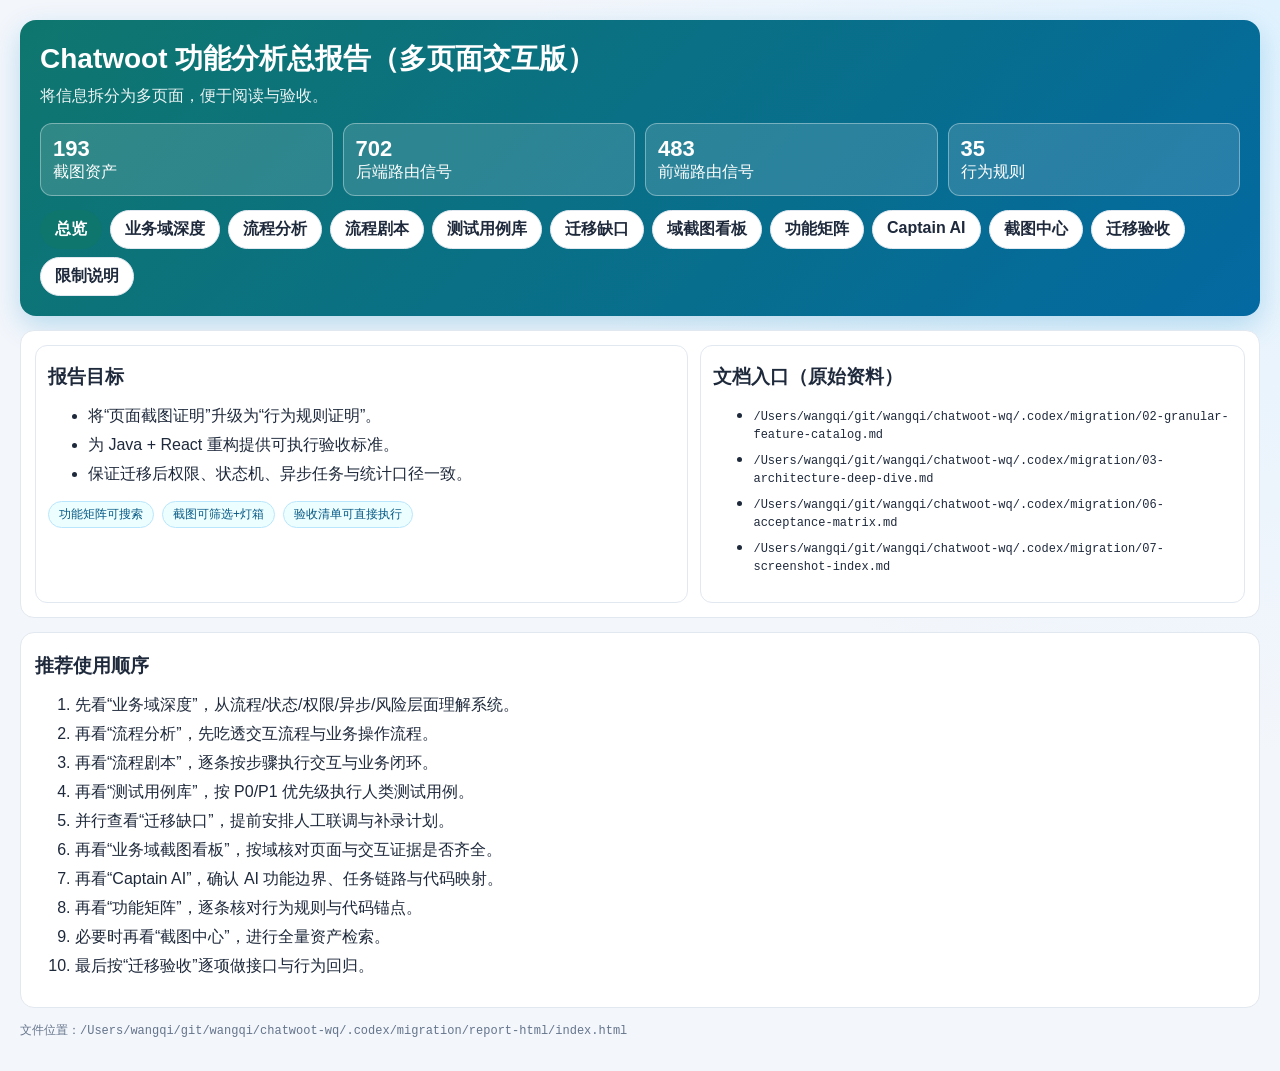
<file: .codex/migration/report-html/index.html>
<!doctype html>
<html lang="zh-CN">
<head>
  <meta charset="utf-8" />
  <meta name="viewport" content="width=device-width, initial-scale=1" />
  <title>功能分析总览</title>
  <link rel="stylesheet" href="styles.css" />
</head>
<body>
  <div class="container">
    <div id="hero"></div>
    <section class="panel">
      <div class="grid2">
        <div class="box">
          <h3>报告目标</h3>
          <ul class="tight">
            <li>将“页面截图证明”升级为“行为规则证明”。</li>
            <li>为 Java + React 重构提供可执行验收标准。</li>
            <li>保证迁移后权限、状态机、异步任务与统计口径一致。</li>
          </ul>
          <div class="chips">
            <span class="chip">功能矩阵可搜索</span>
            <span class="chip">截图可筛选+灯箱</span>
            <span class="chip">验收清单可直接执行</span>
          </div>
        </div>
        <div class="box">
          <h3>文档入口（原始资料）</h3>
          <ul class="tight">
            <li><code>/Users/wangqi/git/wangqi/chatwoot-wq/.codex/migration/02-granular-feature-catalog.md</code></li>
            <li><code>/Users/wangqi/git/wangqi/chatwoot-wq/.codex/migration/03-architecture-deep-dive.md</code></li>
            <li><code>/Users/wangqi/git/wangqi/chatwoot-wq/.codex/migration/06-acceptance-matrix.md</code></li>
            <li><code>/Users/wangqi/git/wangqi/chatwoot-wq/.codex/migration/07-screenshot-index.md</code></li>
          </ul>
        </div>
      </div>
    </section>
    <section class="panel">
      <h3>推荐使用顺序</h3>
      <ol class="tight">
        <li>先看“业务域深度”，从流程/状态/权限/异步/风险层面理解系统。</li>
        <li>再看“流程分析”，先吃透交互流程与业务操作流程。</li>
        <li>再看“流程剧本”，逐条按步骤执行交互与业务闭环。</li>
        <li>再看“测试用例库”，按 P0/P1 优先级执行人类测试用例。</li>
        <li>并行查看“迁移缺口”，提前安排人工联调与补录计划。</li>
        <li>再看“业务域截图看板”，按域核对页面与交互证据是否齐全。</li>
        <li>再看“Captain AI”，确认 AI 功能边界、任务链路与代码映射。</li>
        <li>再看“功能矩阵”，逐条核对行为规则与代码锚点。</li>
        <li>必要时再看“截图中心”，进行全量资产检索。</li>
        <li>最后按“迁移验收”逐项做接口与行为回归。</li>
      </ol>
    </section>
    <p class="footer">文件位置：<code>/Users/wangqi/git/wangqi/chatwoot-wq/.codex/migration/report-html/index.html</code></p>
  </div>
  <script src="data.js"></script>
  <script src="app.js"></script>
  <script>document.getElementById('hero').innerHTML = hero('index.html', '将信息拆分为多页面，便于阅读与验收。');</script>
</body>
</html>
</file>
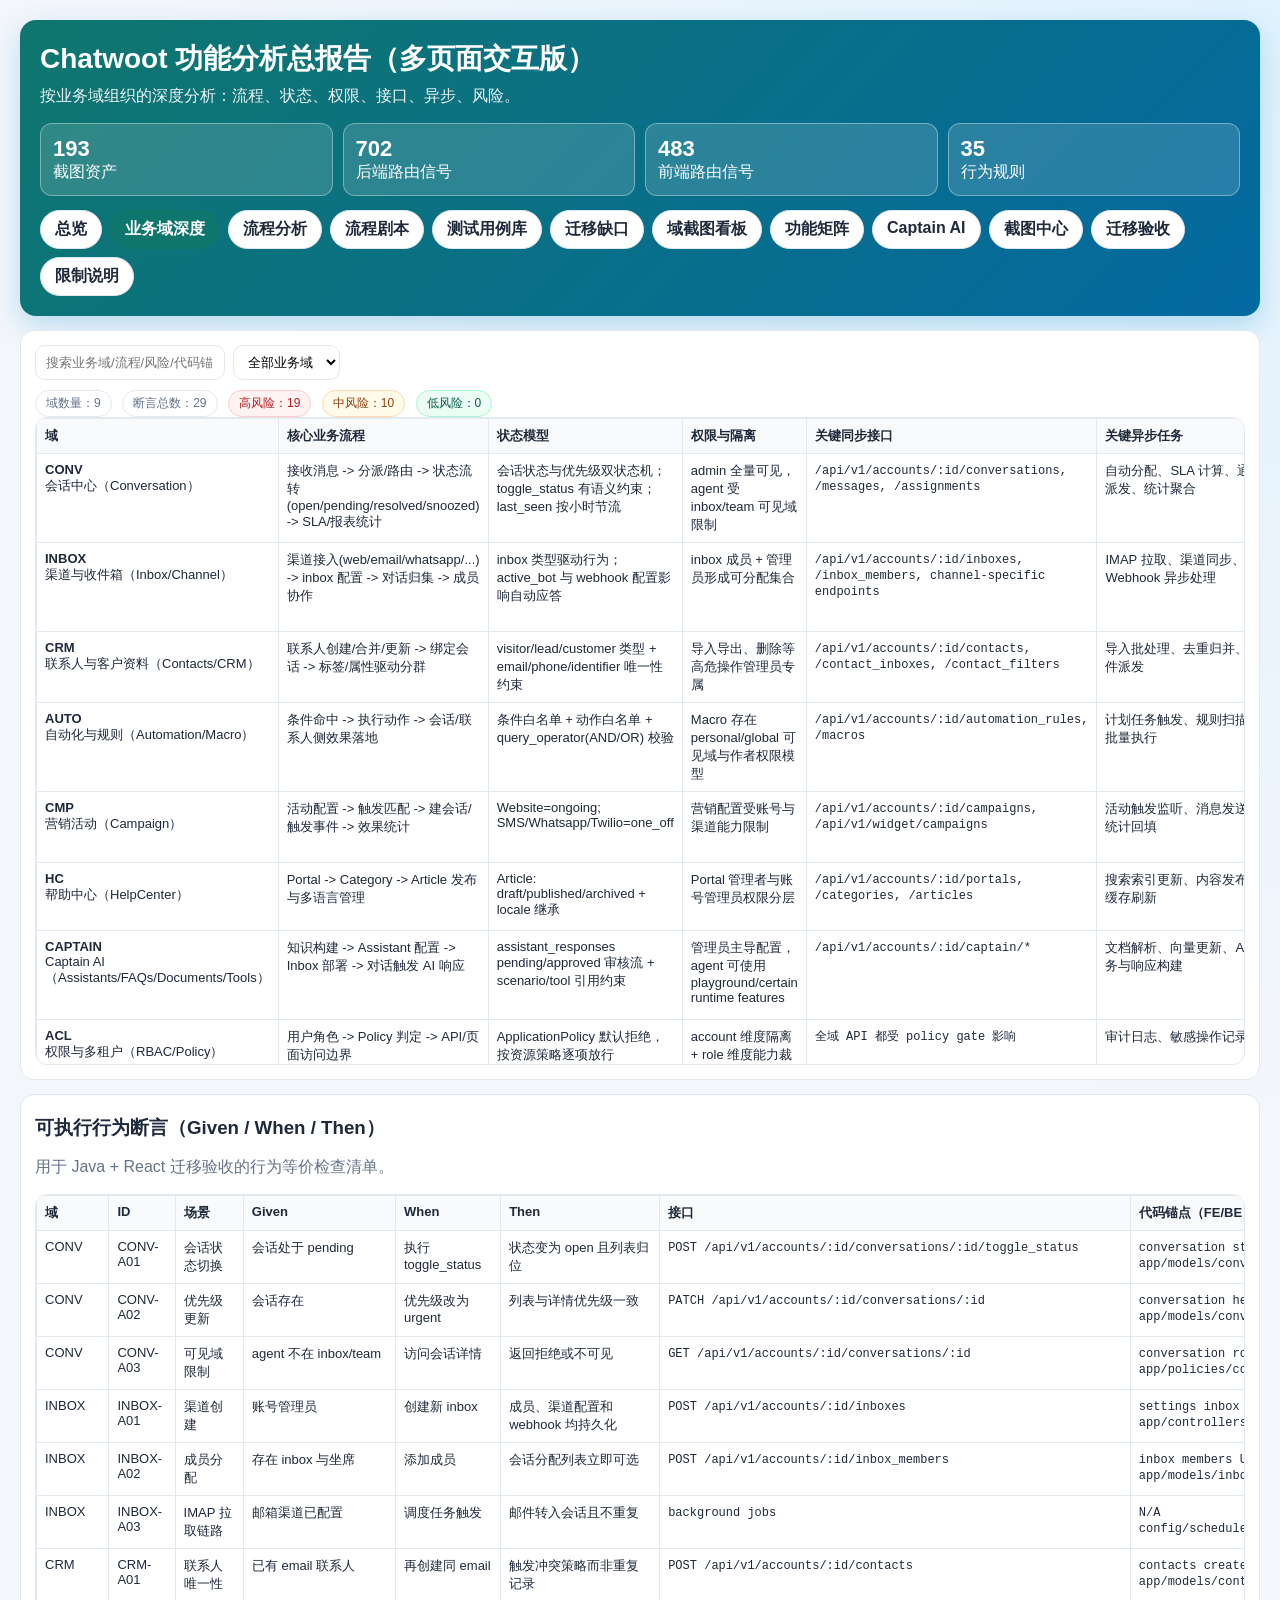
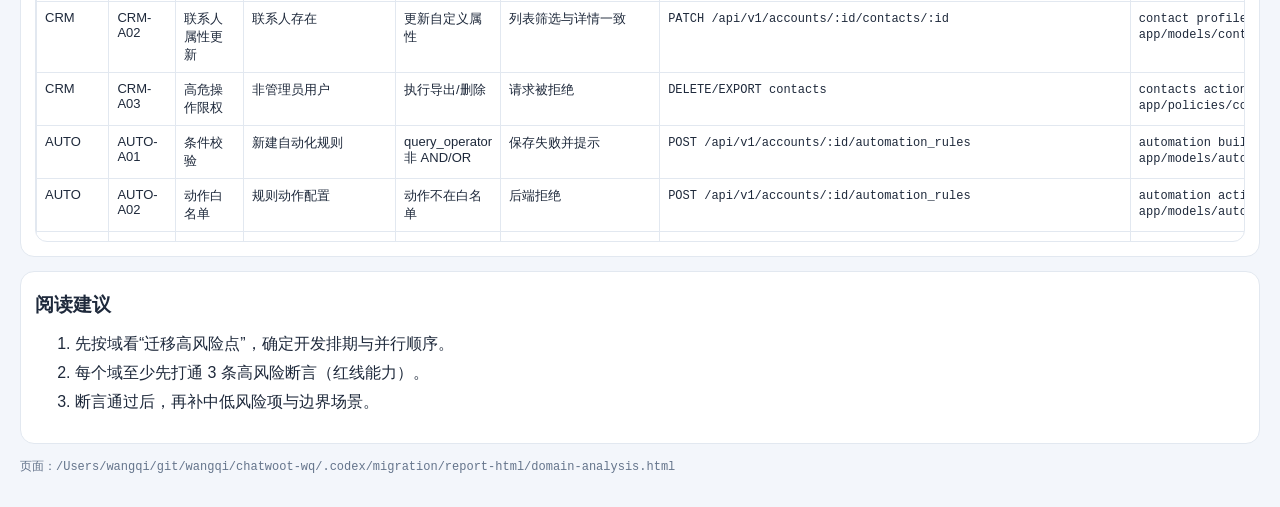
<file: .codex/migration/report-html/domain-analysis.html>
<!doctype html>
<html lang="zh-CN">
<head>
  <meta charset="utf-8" />
  <meta name="viewport" content="width=device-width, initial-scale=1" />
  <title>业务域深度分析</title>
  <link rel="stylesheet" href="styles.css" />
</head>
<body>
  <div class="container">
    <div id="hero"></div>
    <section class="panel">
      <div class="controls">
        <input id="q" placeholder="搜索业务域/流程/风险/代码锚点..." />
        <select id="domain">
          <option value="all">全部业务域</option>
          <option value="CONV">CONV</option>
          <option value="INBOX">INBOX</option>
          <option value="CRM">CRM</option>
          <option value="AUTO">AUTO</option>
          <option value="CMP">CMP</option>
          <option value="HC">HC</option>
          <option value="CAPTAIN">CAPTAIN</option>
          <option value="ACL">ACL</option>
          <option value="ASYNC">ASYNC</option>
        </select>
      </div>
      <div id="kpis" class="muted"></div>
      <div class="table-wrap">
        <table>
          <thead>
            <tr>
              <th>域</th>
              <th>核心业务流程</th>
              <th>状态模型</th>
              <th>权限与隔离</th>
              <th>关键同步接口</th>
              <th>关键异步任务</th>
              <th>迁移高风险点</th>
              <th>核心代码锚点</th>
            </tr>
          </thead>
          <tbody id="tb"></tbody>
        </table>
      </div>
    </section>
    <section class="panel">
      <h3>可执行行为断言（Given / When / Then）</h3>
      <p class="muted">用于 Java + React 迁移验收的行为等价检查清单。</p>
      <div class="table-wrap">
        <table>
          <thead>
            <tr>
              <th>域</th>
              <th>ID</th>
              <th>场景</th>
              <th>Given</th>
              <th>When</th>
              <th>Then</th>
              <th>接口</th>
              <th>代码锚点（FE/BE）</th>
              <th>风险</th>
            </tr>
          </thead>
          <tbody id="ab"></tbody>
        </table>
      </div>
    </section>
    <section class="panel">
      <h3>阅读建议</h3>
      <ol class="tight">
        <li>先按域看“迁移高风险点”，确定开发排期与并行顺序。</li>
        <li>每个域至少先打通 3 条高风险断言（红线能力）。</li>
        <li>断言通过后，再补中低风险项与边界场景。</li>
      </ol>
    </section>
    <p class="footer">页面：<code>/Users/wangqi/git/wangqi/chatwoot-wq/.codex/migration/report-html/domain-analysis.html</code></p>
  </div>
  <script src="data.js"></script>
  <script src="app.js"></script>
  <script>
    document.getElementById('hero').innerHTML = hero('domain-analysis.html', '按业务域组织的深度分析：流程、状态、权限、接口、异步、风险。');
    const q = document.getElementById('q');
    const domain = document.getElementById('domain');
    const kpis = document.getElementById('kpis');
    const tb = document.getElementById('tb');
    const ab = document.getElementById('ab');
    function sevClass(v) {
      if (v === 'high') return 'sev-high';
      if (v === 'mid') return 'sev-mid';
      return 'sev-low';
    }
    function render() {
      const s = q.value.trim().toLowerCase();
      const d = domain.value;
      const rows = (window.DOMAIN_DEEP_ANALYSIS || [])
        .filter(x => d === 'all' || x.d === d)
        .filter(x => JSON.stringify(x).toLowerCase().includes(s));
      tb.innerHTML = rows.map(x => `<tr>
        <td><b>${x.d}</b><br/>${x.name}</td>
        <td>${x.coreFlow}</td>
        <td>${x.stateModel}</td>
        <td>${x.authz}</td>
        <td><code>${x.syncApi}</code></td>
        <td>${x.asyncJobs}</td>
        <td>${x.migrationRisk}</td>
        <td><code>${x.keyFiles}</code></td>
      </tr>`).join('');

      const assertions = (window.DOMAIN_ASSERTIONS || [])
        .filter(x => d === 'all' || x.d === d)
        .filter(x => JSON.stringify(x).toLowerCase().includes(s));
      const high = assertions.filter(x => x.sev === 'high').length;
      const mid = assertions.filter(x => x.sev === 'mid').length;
      const low = assertions.filter(x => x.sev === 'low').length;
      kpis.innerHTML = `
        <span class="kpi">域数量：${rows.length}</span>
        <span class="kpi">断言总数：${assertions.length}</span>
        <span class="kpi sev-high">高风险：${high}</span>
        <span class="kpi sev-mid">中风险：${mid}</span>
        <span class="kpi sev-low">低风险：${low}</span>
      `;
      ab.innerHTML = assertions.map(x => `<tr>
        <td>${x.d}</td>
        <td>${x.id}</td>
        <td>${x.scenario}</td>
        <td>${x.given}</td>
        <td>${x.when}</td>
        <td>${x.then}</td>
        <td><code>${x.api}</code></td>
        <td><code>${x.fe}</code><br/><code>${x.be}</code></td>
        <td><span class="kpi ${sevClass(x.sev)}">${x.sev}</span></td>
      </tr>`).join('');
    }
    q.addEventListener('input', render);
    domain.addEventListener('change', render);
    render();
  </script>
</body>
</html>
</file>
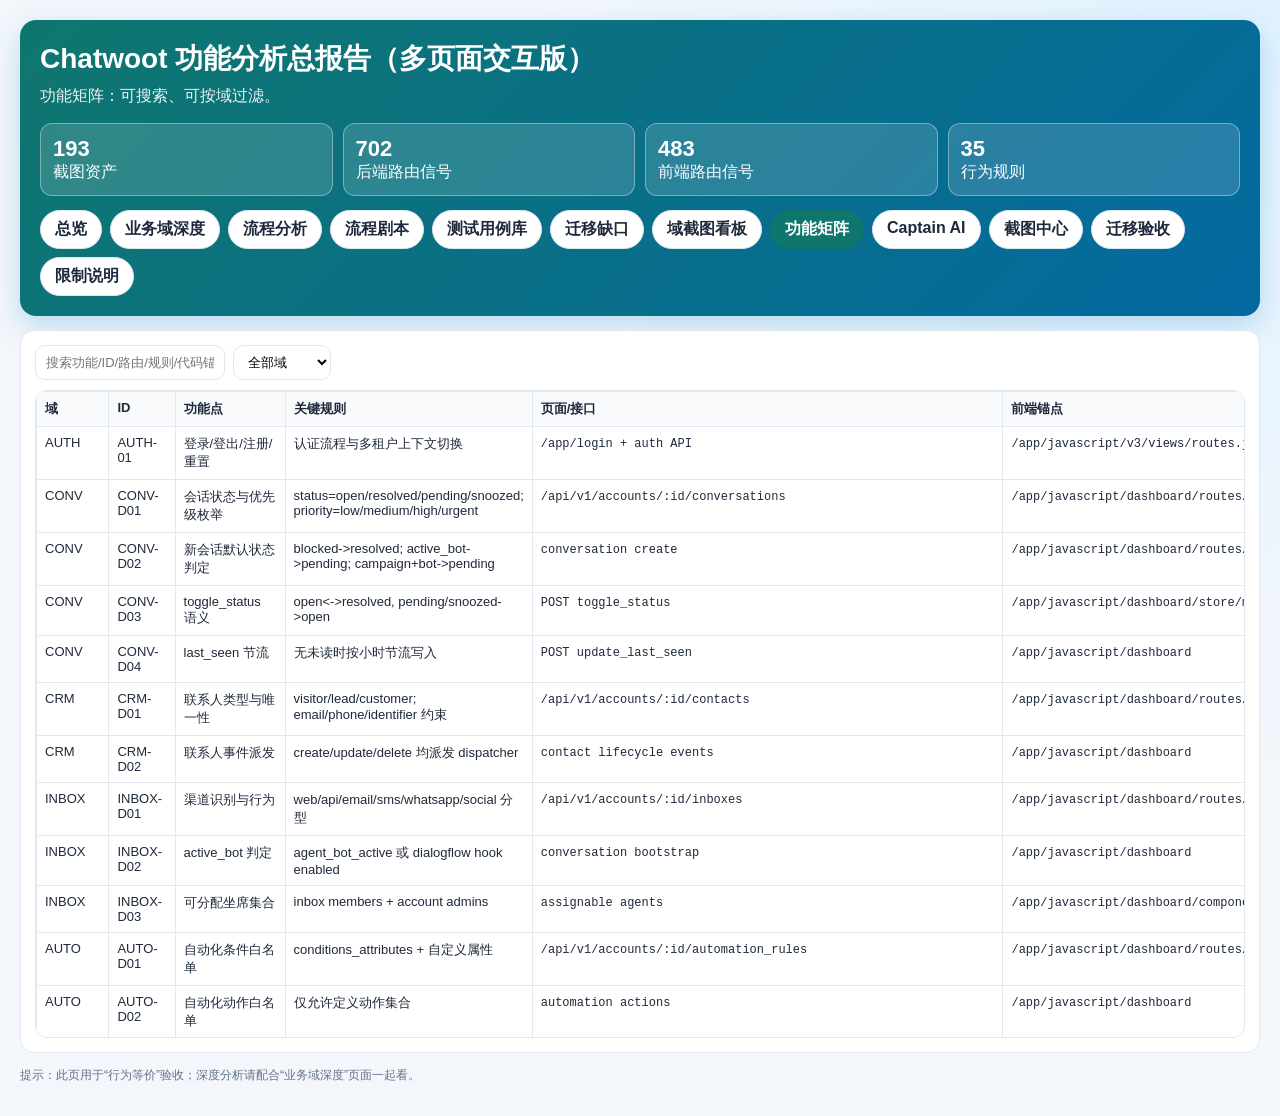
<file: .codex/migration/report-html/feature-matrix.html>
<!doctype html>
<html lang="zh-CN">
<head>
  <meta charset="utf-8" />
  <meta name="viewport" content="width=device-width, initial-scale=1" />
  <title>功能矩阵</title>
  <link rel="stylesheet" href="styles.css" />
</head>
<body>
  <div class="container">
    <div id="hero"></div>
    <section class="panel">
      <div class="controls">
        <input id="q" placeholder="搜索功能/ID/路由/规则/代码锚点..." />
        <select id="domain">
          <option value="all">全部域</option>
          <option>AUTH</option><option>CONV</option><option>CRM</option><option>INBOX</option>
          <option>AUTO</option><option>CMP</option><option>HC</option><option>ACL</option><option>ASYNC</option><option>CAPTAIN</option>
        </select>
      </div>
      <div class="table-wrap">
        <table>
          <thead>
            <tr>
              <th>域</th><th>ID</th><th>功能点</th><th>关键规则</th><th>页面/接口</th><th>前端锚点</th><th>后端锚点</th>
            </tr>
          </thead>
          <tbody id="tb"></tbody>
        </table>
      </div>
    </section>
    <p class="footer">提示：此页用于“行为等价”验收；深度分析请配合“业务域深度”页面一起看。</p>
  </div>
  <script src="data.js"></script>
  <script src="app.js"></script>
  <script>
    document.getElementById('hero').innerHTML = hero('feature-matrix.html', '功能矩阵：可搜索、可按域过滤。');
    const q = document.getElementById('q');
    const domain = document.getElementById('domain');
    const tb = document.getElementById('tb');
    function render() {
      const s = q.value.trim().toLowerCase();
      const d = domain.value;
      const rows = FEATURE_DATA
        .filter(x => d === 'all' || x.d === d)
        .filter(x => JSON.stringify(x).toLowerCase().includes(s));
      tb.innerHTML = rows.map(x => `<tr>
        <td>${x.d}</td><td>${x.id}</td><td>${x.f}</td><td>${x.rule}</td>
        <td><code>${x.r}</code></td><td><code>${x.fe}</code></td><td><code>${x.be}</code></td>
      </tr>`).join('');
    }
    q.addEventListener('input', render);
    domain.addEventListener('change', render);
    render();
  </script>
</body>
</html>
</file>
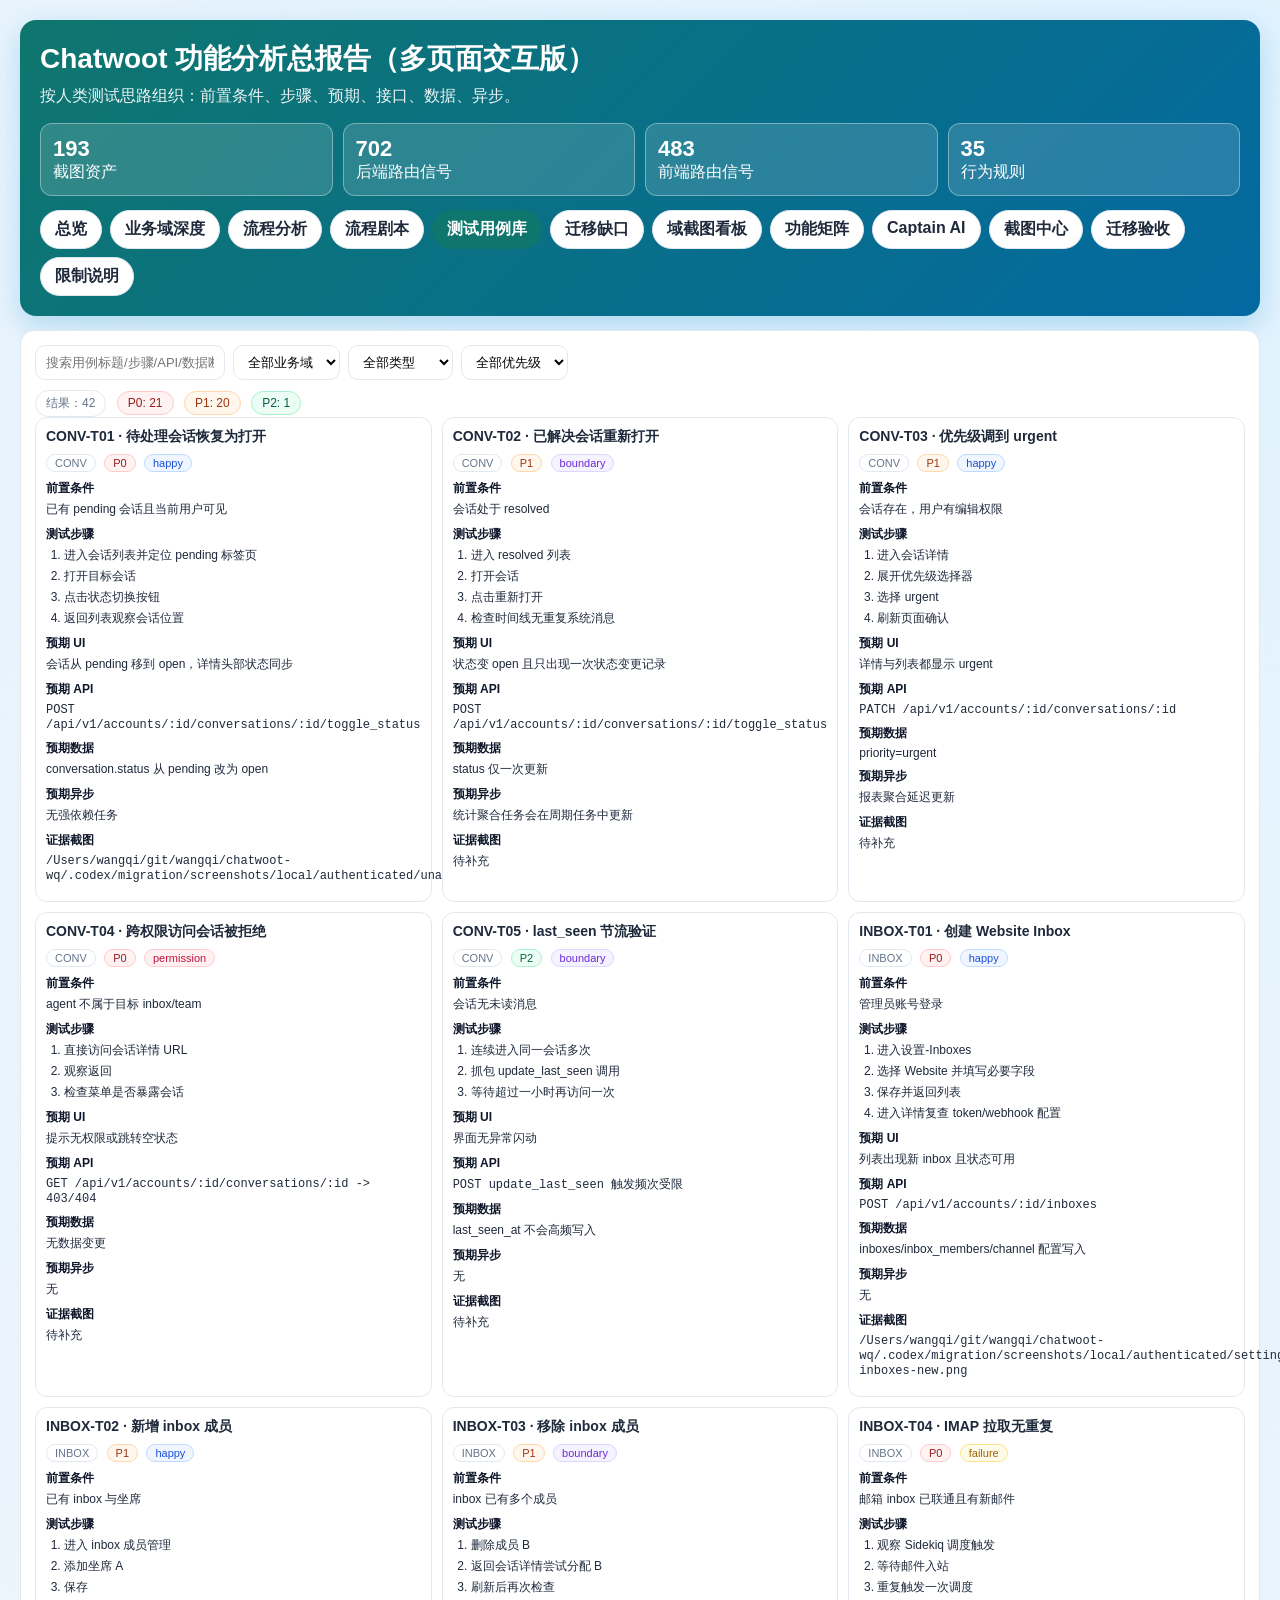
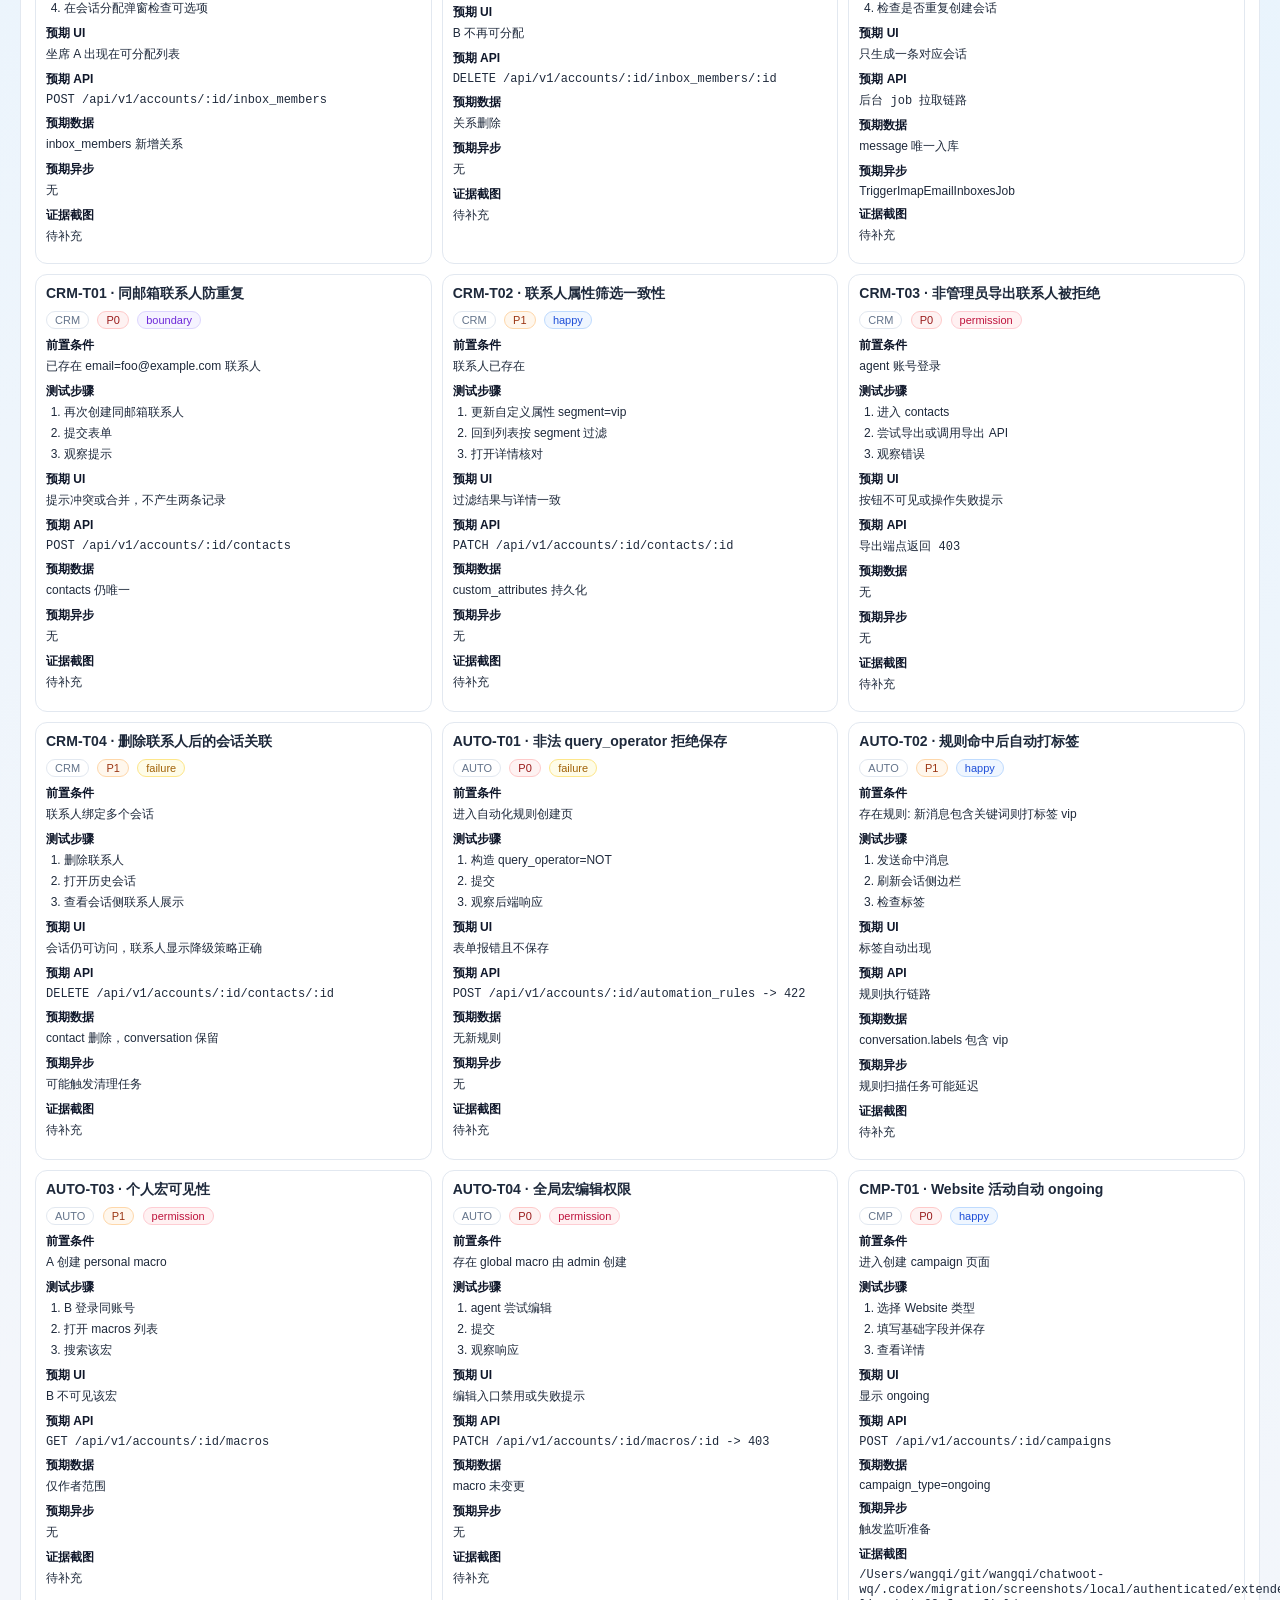
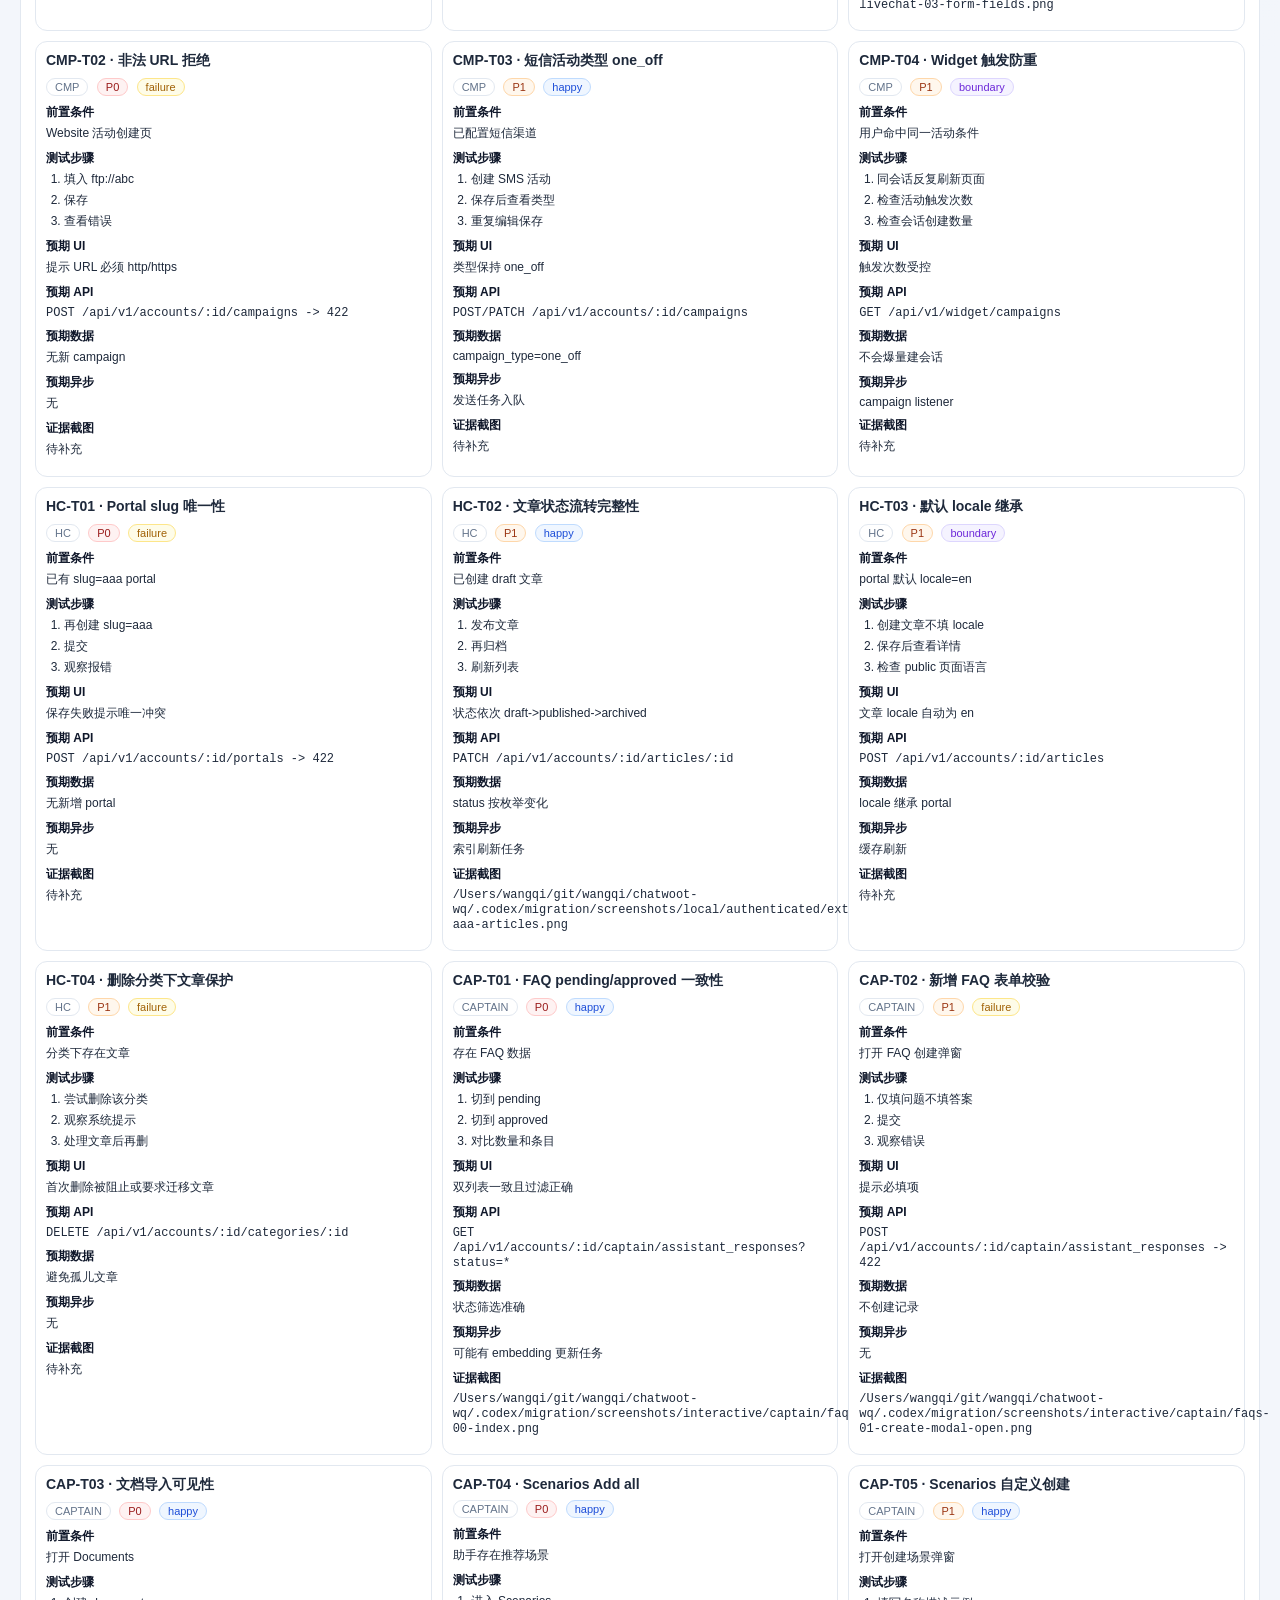
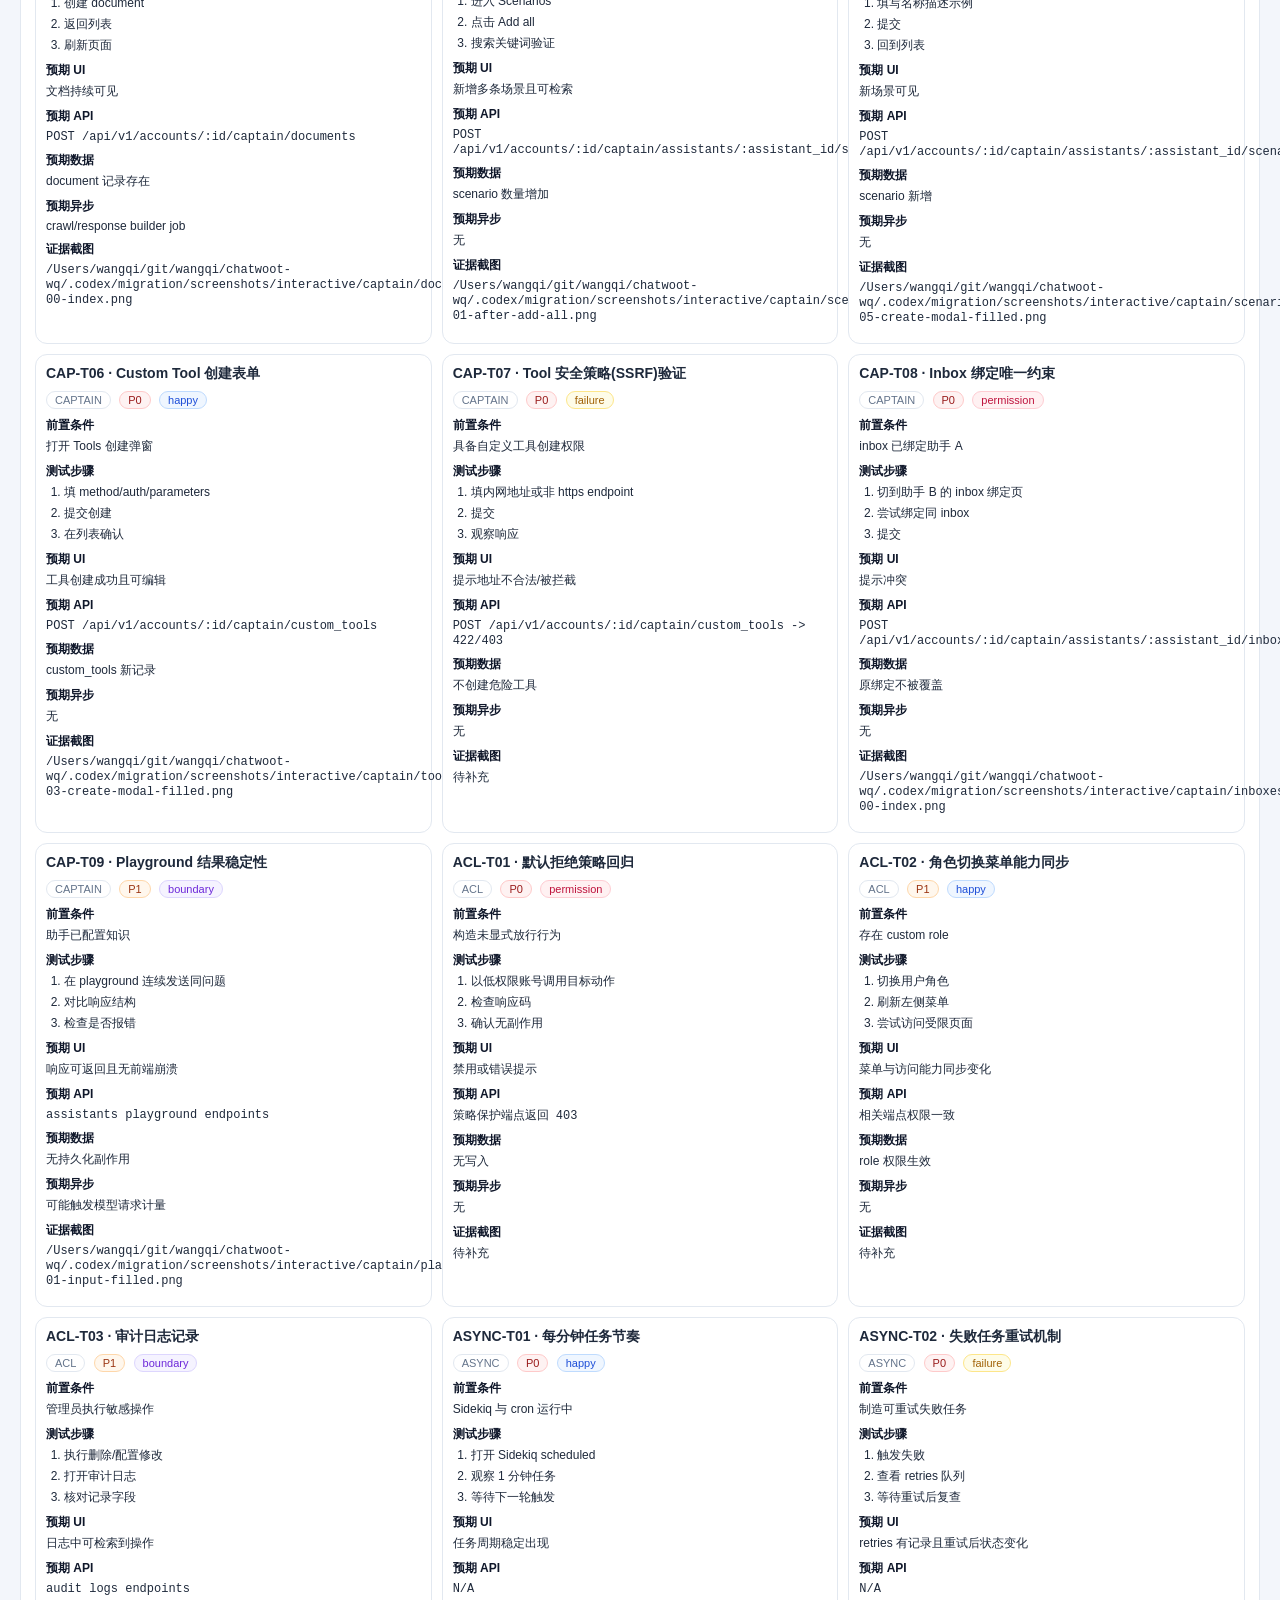
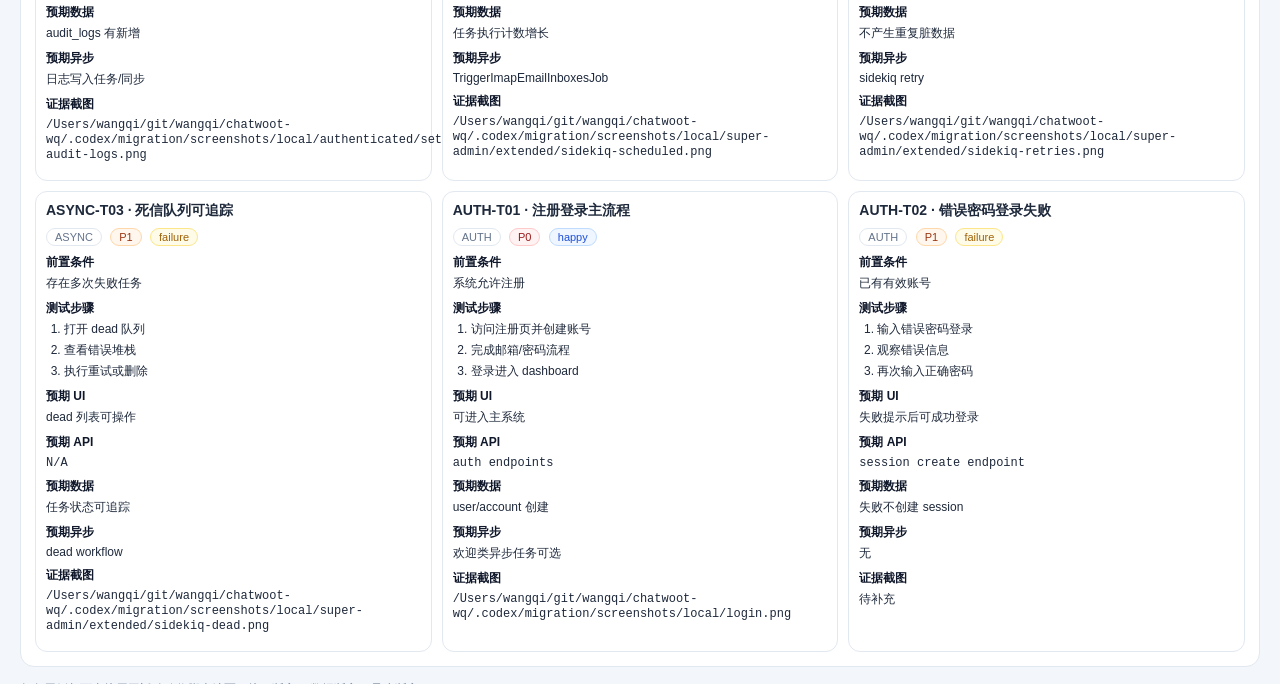
<file: .codex/migration/report-html/human-test-cases.html>
<!doctype html>
<html lang="zh-CN">
<head>
  <meta charset="utf-8" />
  <meta name="viewport" content="width=device-width, initial-scale=1" />
  <title>人类测试用例库</title>
  <link rel="stylesheet" href="styles.css" />
</head>
<body>
  <div class="container">
    <div id="hero"></div>
    <section class="panel">
      <div class="controls">
        <input id="q" placeholder="搜索用例标题/步骤/API/数据断言..." />
        <select id="domain">
          <option value="all">全部业务域</option>
          <option value="CONV">CONV</option>
          <option value="INBOX">INBOX</option>
          <option value="CRM">CRM</option>
          <option value="AUTO">AUTO</option>
          <option value="CMP">CMP</option>
          <option value="HC">HC</option>
          <option value="CAPTAIN">CAPTAIN</option>
          <option value="ACL">ACL</option>
          <option value="ASYNC">ASYNC</option>
          <option value="AUTH">AUTH</option>
        </select>
        <select id="type">
          <option value="all">全部类型</option>
          <option value="happy">happy</option>
          <option value="boundary">boundary</option>
          <option value="permission">permission</option>
          <option value="failure">failure</option>
        </select>
        <select id="priority">
          <option value="all">全部优先级</option>
          <option value="P0">P0</option>
          <option value="P1">P1</option>
          <option value="P2">P2</option>
        </select>
      </div>
      <div id="stats" class="muted"></div>
      <div id="cases" class="case-grid"></div>
    </section>
    <p class="footer">每条用例都可直接用于迁移验收脚本编写（接口断言 + 数据断言 + 异步断言）。</p>
  </div>
  <script src="data.js"></script>
  <script src="app.js"></script>
  <script>
    document.getElementById('hero').innerHTML = hero('human-test-cases.html', '按人类测试思路组织：前置条件、步骤、预期、接口、数据、异步。');
    const q = document.getElementById('q');
    const domain = document.getElementById('domain');
    const type = document.getElementById('type');
    const priority = document.getElementById('priority');
    const stats = document.getElementById('stats');
    const cases = document.getElementById('cases');

    function render() {
      const s = q.value.trim().toLowerCase();
      const d = domain.value;
      const t = type.value;
      const p = priority.value;
      const rows = (window.HUMAN_TEST_CASES || [])
        .filter(x => d === 'all' || x.d === d)
        .filter(x => t === 'all' || x.type === t)
        .filter(x => p === 'all' || x.priority === p)
        .filter(x => JSON.stringify(x).toLowerCase().includes(s));

      const p0 = rows.filter(x => x.priority === 'P0').length;
      const p1 = rows.filter(x => x.priority === 'P1').length;
      const p2 = rows.filter(x => x.priority === 'P2').length;
      stats.innerHTML = `
        <span class="kpi">结果：${rows.length}</span>
        <span class="kpi p0">P0: ${p0}</span>
        <span class="kpi p1">P1: ${p1}</span>
        <span class="kpi p2">P2: ${p2}</span>
      `;

      cases.innerHTML = rows.map(x => `<article class="case">
        <h4>${x.id} · ${x.title}</h4>
        <div class="meta">
          <span class="badge">${x.d}</span>
          <span class="badge ${x.priority.toLowerCase()}">${x.priority}</span>
          <span class="badge t-${x.type}">${x.type}</span>
        </div>
        <div class="sec"><b>前置条件</b>${x.pre}</div>
        <div class="sec"><b>测试步骤</b><ol>${x.steps.map(s => `<li>${s}</li>`).join('')}</ol></div>
        <div class="sec"><b>预期 UI</b>${x.expectUI}</div>
        <div class="sec"><b>预期 API</b><code>${x.expectAPI}</code></div>
        <div class="sec"><b>预期数据</b>${x.expectData}</div>
        <div class="sec"><b>预期异步</b>${x.expectJobs}</div>
        <div class="sec"><b>证据截图</b>${x.evidence ? `<code>${x.evidence}</code>` : '待补充'}</div>
      </article>`).join('');
    }

    q.addEventListener('input', render);
    domain.addEventListener('change', render);
    type.addEventListener('change', render);
    priority.addEventListener('change', render);
    render();
  </script>
</body>
</html>
</file>
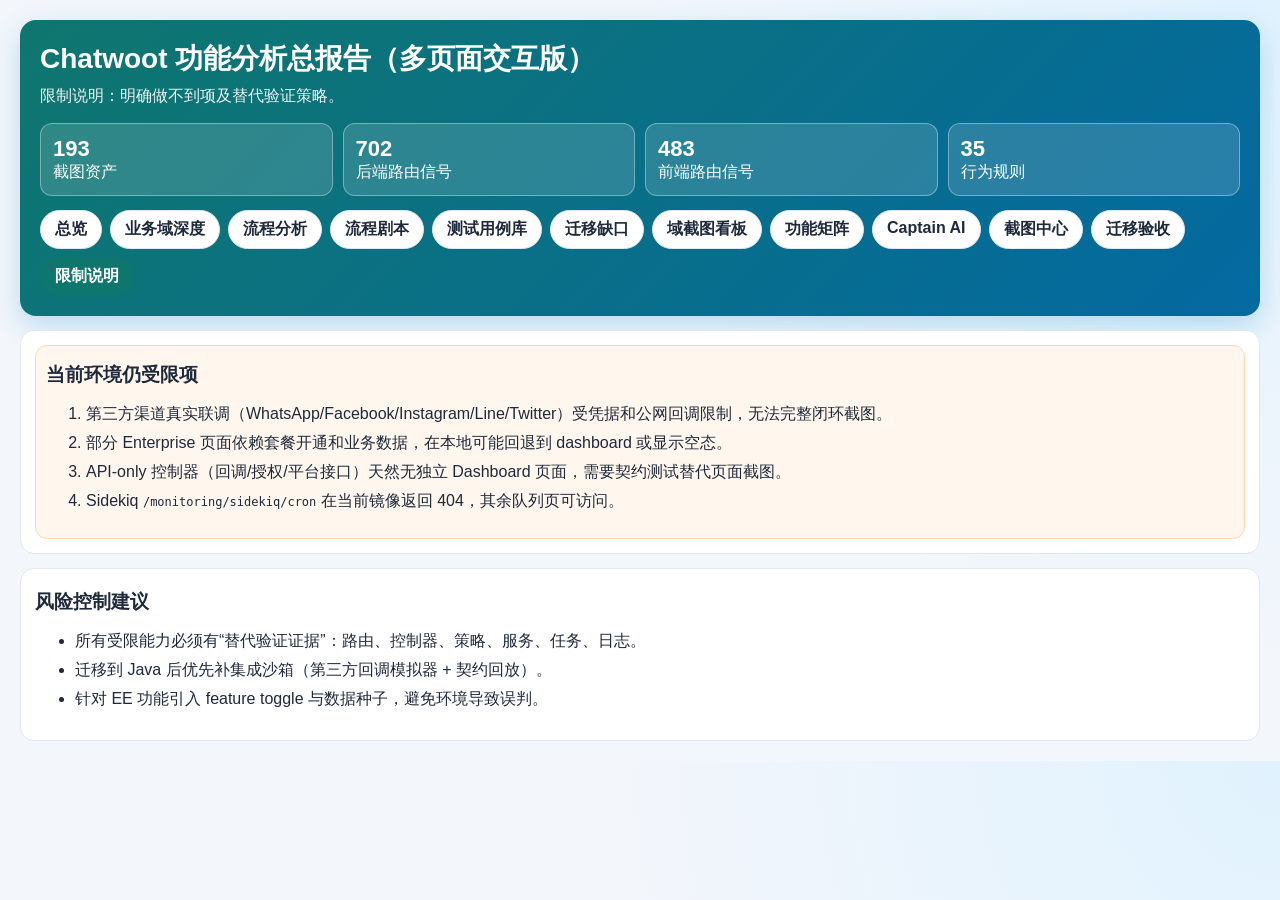
<file: .codex/migration/report-html/limits.html>
<!doctype html>
<html lang="zh-CN">
<head>
  <meta charset="utf-8" />
  <meta name="viewport" content="width=device-width, initial-scale=1" />
  <title>限制说明</title>
  <link rel="stylesheet" href="styles.css" />
</head>
<body>
  <div class="container">
    <div id="hero"></div>
    <section class="panel">
      <div class="warn">
        <h3>当前环境仍受限项</h3>
        <ol class="tight">
          <li>第三方渠道真实联调（WhatsApp/Facebook/Instagram/Line/Twitter）受凭据和公网回调限制，无法完整闭环截图。</li>
          <li>部分 Enterprise 页面依赖套餐开通和业务数据，在本地可能回退到 dashboard 或显示空态。</li>
          <li>API-only 控制器（回调/授权/平台接口）天然无独立 Dashboard 页面，需要契约测试替代页面截图。</li>
          <li>Sidekiq <code>/monitoring/sidekiq/cron</code> 在当前镜像返回 404，其余队列页可访问。</li>
        </ol>
      </div>
    </section>
    <section class="panel">
      <h3>风险控制建议</h3>
      <ul class="tight">
        <li>所有受限能力必须有“替代验证证据”：路由、控制器、策略、服务、任务、日志。</li>
        <li>迁移到 Java 后优先补集成沙箱（第三方回调模拟器 + 契约回放）。</li>
        <li>针对 EE 功能引入 feature toggle 与数据种子，避免环境导致误判。</li>
      </ul>
    </section>
  </div>
  <script src="data.js"></script>
  <script src="app.js"></script>
  <script>document.getElementById('hero').innerHTML = hero('limits.html', '限制说明：明确做不到项及替代验证策略。');</script>
</body>
</html>
</file>
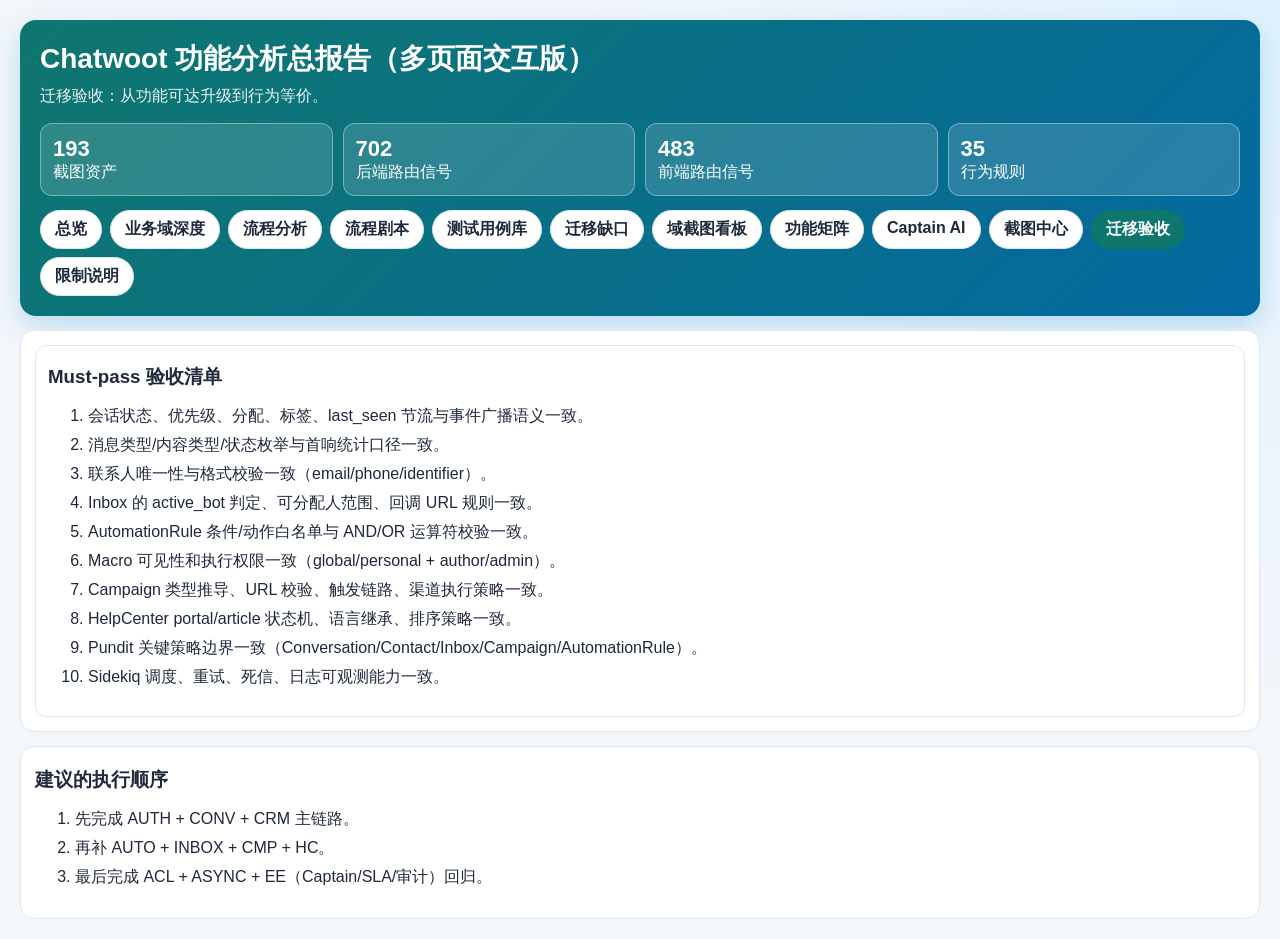
<file: .codex/migration/report-html/migration-checklist.html>
<!doctype html>
<html lang="zh-CN">
<head>
  <meta charset="utf-8" />
  <meta name="viewport" content="width=device-width, initial-scale=1" />
  <title>迁移验收清单</title>
  <link rel="stylesheet" href="styles.css" />
</head>
<body>
  <div class="container">
    <div id="hero"></div>
    <section class="panel">
      <div class="box">
        <h3>Must-pass 验收清单</h3>
        <ol class="tight">
          <li>会话状态、优先级、分配、标签、last_seen 节流与事件广播语义一致。</li>
          <li>消息类型/内容类型/状态枚举与首响统计口径一致。</li>
          <li>联系人唯一性与格式校验一致（email/phone/identifier）。</li>
          <li>Inbox 的 active_bot 判定、可分配人范围、回调 URL 规则一致。</li>
          <li>AutomationRule 条件/动作白名单与 AND/OR 运算符校验一致。</li>
          <li>Macro 可见性和执行权限一致（global/personal + author/admin）。</li>
          <li>Campaign 类型推导、URL 校验、触发链路、渠道执行策略一致。</li>
          <li>HelpCenter portal/article 状态机、语言继承、排序策略一致。</li>
          <li>Pundit 关键策略边界一致（Conversation/Contact/Inbox/Campaign/AutomationRule）。</li>
          <li>Sidekiq 调度、重试、死信、日志可观测能力一致。</li>
        </ol>
      </div>
    </section>
    <section class="panel">
      <h3>建议的执行顺序</h3>
      <ol class="tight">
        <li>先完成 AUTH + CONV + CRM 主链路。</li>
        <li>再补 AUTO + INBOX + CMP + HC。</li>
        <li>最后完成 ACL + ASYNC + EE（Captain/SLA/审计）回归。</li>
      </ol>
    </section>
  </div>
  <script src="data.js"></script>
  <script src="app.js"></script>
  <script>document.getElementById('hero').innerHTML = hero('migration-checklist.html', '迁移验收：从功能可达升级到行为等价。');</script>
</body>
</html>
</file>
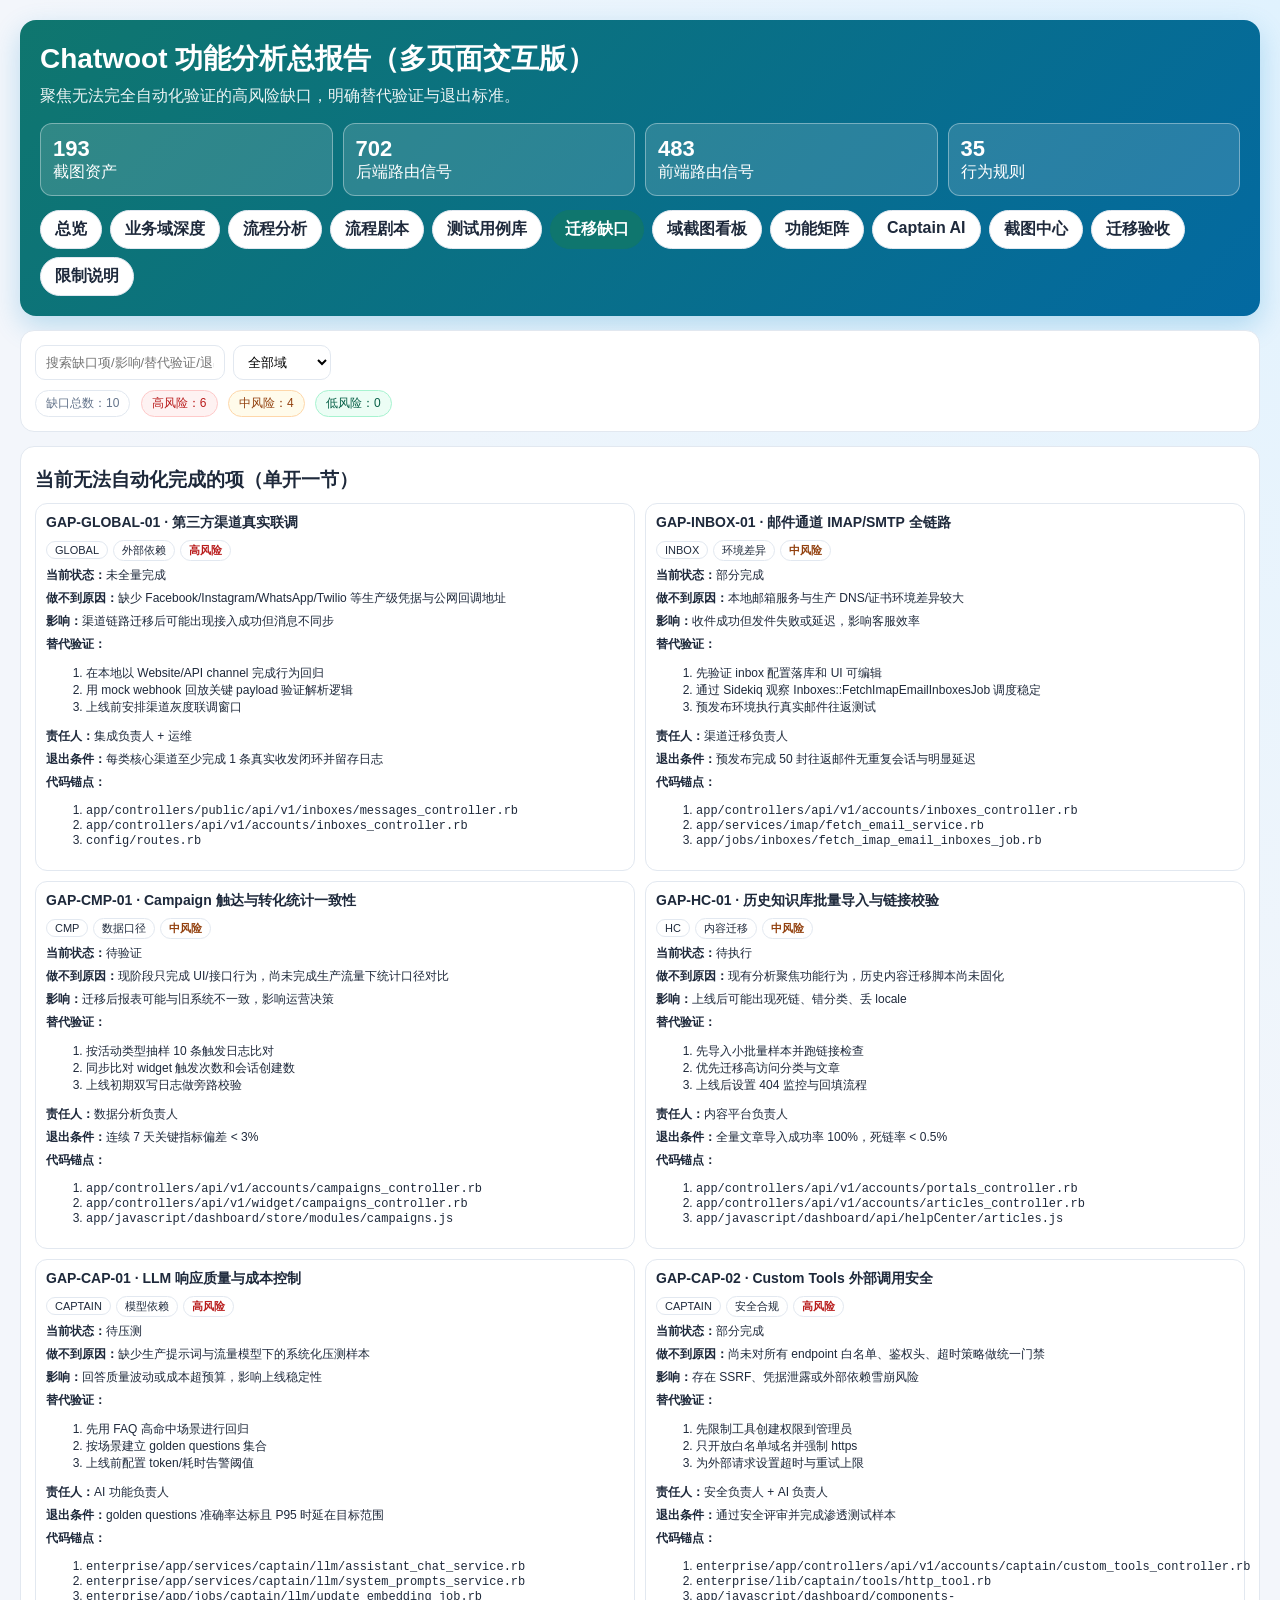
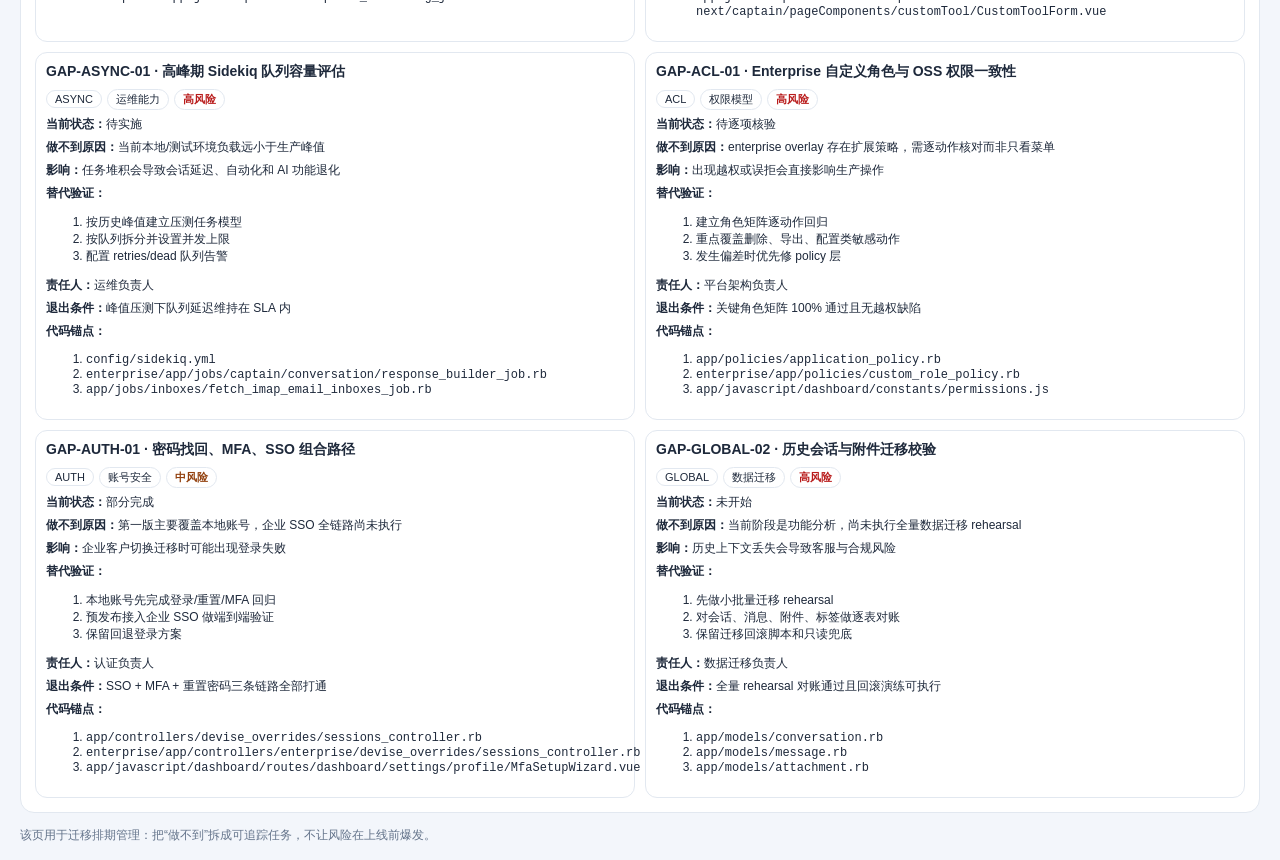
<file: .codex/migration/report-html/migration-gaps.html>
<!doctype html>
<html lang="zh-CN">
<head>
  <meta charset="utf-8" />
  <meta name="viewport" content="width=device-width, initial-scale=1" />
  <title>迁移缺口</title>
  <link rel="stylesheet" href="styles.css" />
</head>
<body>
  <div class="container">
    <div id="hero"></div>
    <section class="panel">
      <div class="controls">
        <input id="q" placeholder="搜索缺口项/影响/替代验证/退出条件..." />
        <select id="domain">
          <option value="all">全部域</option>
          <option value="GLOBAL">GLOBAL</option>
          <option value="INBOX">INBOX</option>
          <option value="CMP">CMP</option>
          <option value="HC">HC</option>
          <option value="CAPTAIN">CAPTAIN</option>
          <option value="ASYNC">ASYNC</option>
          <option value="ACL">ACL</option>
          <option value="AUTH">AUTH</option>
        </select>
      </div>
      <div id="stats" class="muted"></div>
    </section>

    <section class="panel">
      <h3>当前无法自动化完成的项（单开一节）</h3>
      <div id="gaps" class="gap-grid"></div>
    </section>
    <p class="footer">该页用于迁移排期管理：把“做不到”拆成可追踪任务，不让风险在上线前爆发。</p>
  </div>
  <script src="data.js"></script>
  <script src="app.js"></script>
  <script>
    document.getElementById('hero').innerHTML = hero('migration-gaps.html', '聚焦无法完全自动化验证的高风险缺口，明确替代验证与退出标准。');
    const q = document.getElementById('q');
    const domain = document.getElementById('domain');
    const stats = document.getElementById('stats');
    const gaps = document.getElementById('gaps');
    function kls(risk) {
      if (risk === '高') return 'risk-high';
      if (risk === '中') return 'risk-mid';
      return 'risk-low';
    }
    function render() {
      const s = q.value.trim().toLowerCase();
      const d = domain.value;
      const rows = (window.MIGRATION_GAPS || [])
        .filter(x => d === 'all' || x.d === d)
        .filter(x => JSON.stringify(x).toLowerCase().includes(s));
      stats.innerHTML = `
        <span class="kpi">缺口总数：${rows.length}</span>
        <span class="kpi sev-high">高风险：${rows.filter(x => x.risk === '高').length}</span>
        <span class="kpi sev-mid">中风险：${rows.filter(x => x.risk === '中').length}</span>
        <span class="kpi sev-low">低风险：${rows.filter(x => x.risk === '低').length}</span>
      `;
      gaps.innerHTML = rows.map(x => `<article class="gap">
        <h4>${x.id} · ${x.topic}</h4>
        <div class="line"><span class="badge">${x.d}</span><span class="badge">${x.type}</span><span class="badge ${kls(x.risk)}">${x.risk}风险</span></div>
        <div class="line"><b>当前状态：</b>${x.status}</div>
        <div class="line"><b>做不到原因：</b>${x.blockedBy}</div>
        <div class="line"><b>影响：</b>${x.impact}</div>
        <div class="line"><b>替代验证：</b><ol>${x.workaround.map(v => `<li>${v}</li>`).join('')}</ol></div>
        <div class="line"><b>责任人：</b>${x.owner}</div>
        <div class="line"><b>退出条件：</b>${x.exitCriteria}</div>
        <div class="line"><b>代码锚点：</b><ol>${x.code.map(v => `<li><code>${v}</code></li>`).join('')}</ol></div>
      </article>`).join('');
    }
    q.addEventListener('input', render);
    domain.addEventListener('change', render);
    render();
  </script>
</body>
</html>
</file>
<file: .codex/migration/report-html/styles.css>
:root {
  --bg: #f3f6fb;
  --panel: #fff;
  --text: #1e293b;
  --muted: #64748b;
  --brand: #0f766e;
  --line: #e2e8f0;
  --chip: #ecfeff;
  --warn: #fff7ed;
}
* { box-sizing: border-box; }
body {
  margin: 0;
  color: var(--text);
  font-family: "SF Pro Text", "PingFang SC", "Noto Sans SC", sans-serif;
  background: radial-gradient(circle at top right, #e0f2fe 0, #f3f6fb 45%), var(--bg);
}
.container { max-width: 1440px; margin: 0 auto; padding: 20px; }
.hero { background: linear-gradient(135deg, #0f766e 0%, #0369a1 100%); color: #fff; border-radius: 16px; padding: 20px; box-shadow: 0 10px 28px rgba(2,132,199,.24); }
.hero h1 { margin: 0 0 8px; font-size: 28px; }
.hero p { margin: 0; opacity: .92; }
.nav { margin-top: 14px; display: flex; gap: 8px; flex-wrap: wrap; }
.nav a { text-decoration: none; color: var(--text); border: 1px solid var(--line); background: #fff; border-radius: 999px; padding: 8px 14px; font-weight: 600; }
.nav a.active { background: var(--brand); color: #fff; border-color: var(--brand); }
.stats { margin-top: 16px; display: grid; grid-template-columns: repeat(4,minmax(120px,1fr)); gap: 10px; }
.stat { background: rgba(255,255,255,.14); border: 1px solid rgba(255,255,255,.36); border-radius: 12px; padding: 12px; }
.stat b { display: block; font-size: 22px; }
.panel { margin-top: 14px; border: 1px solid var(--line); border-radius: 14px; background: var(--panel); padding: 14px; }
.grid2 { display: grid; grid-template-columns: 1.2fr 1fr; gap: 12px; }
.box { border: 1px solid var(--line); border-radius: 12px; padding: 12px; background: #fff; }
h2,h3 { margin: 6px 0 10px; }
.muted { color: var(--muted); }
ul.tight li, ol.tight li { margin-bottom: 8px; }
.chips { display: flex; gap: 8px; flex-wrap: wrap; }
.chip { background: var(--chip); color: #075985; border: 1px solid #bae6fd; border-radius: 999px; padding: 4px 10px; font-size: 12px; }
.controls { display: flex; gap: 8px; flex-wrap: wrap; margin-bottom: 10px; }
input, select { border: 1px solid var(--line); border-radius: 10px; padding: 8px 10px; background: #fff; font-size: 13px; }
.table-wrap { max-height: 72vh; overflow: auto; border: 1px solid var(--line); border-radius: 12px; }
table { width: 100%; border-collapse: collapse; font-size: 13px; }
th,td { border: 1px solid var(--line); padding: 8px; text-align: left; vertical-align: top; }
th { background: #f8fafc; position: sticky; top: 0; z-index: 1; }
.thumb-link { display: inline-flex; flex-direction: column; gap: 6px; text-decoration: none; color: inherit; }
.thumb-img { width: 180px; height: 110px; object-fit: cover; border: 1px solid var(--line); border-radius: 8px; display: block; background: #e2e8f0; }
.thumb-open { font-size: 12px; color: #0284c7; text-decoration: underline; }
code { font-size: 12px; }
.gallery { display: grid; grid-template-columns: repeat(auto-fill,minmax(220px,1fr)); gap: 10px; }
.shot { border: 1px solid var(--line); border-radius: 10px; overflow: hidden; background: #fff; cursor: pointer; }
.shot img { width: 100%; height: 150px; object-fit: cover; display: block; background: #e2e8f0; }
.shot .meta { padding: 8px; font-size: 12px; }
.shot .meta b { display: block; white-space: nowrap; overflow: hidden; text-overflow: ellipsis; }
.shot .meta span { color: var(--muted); }
.warn { background: var(--warn); border: 1px solid #fed7aa; border-radius: 12px; padding: 10px; }
.kpi { display: inline-block; border: 1px solid var(--line); border-radius: 999px; padding: 4px 10px; font-size: 12px; margin-right: 6px; background: #fff; }
.sev-high { color: #b91c1c; border-color: #fecaca; background: #fef2f2; }
.sev-mid { color: #92400e; border-color: #fed7aa; background: #fffbeb; }
.sev-low { color: #065f46; border-color: #a7f3d0; background: #ecfdf5; }
.lightbox { position: fixed; inset: 0; background: rgba(15,23,42,.82); display: none; align-items: center; justify-content: center; z-index: 999; }
.lightbox.active { display: flex; }
.lightbox-content { max-width: 95vw; max-height: 95vh; position: relative; }
.lightbox-content img { max-width: 95vw; max-height: 88vh; border-radius: 8px; display: block; }
.lightbox-bar { color: #e2e8f0; margin-top: 8px; display: flex; justify-content: space-between; font-size: 12px; gap: 8px; }
.lb-btn { position: absolute; top: 50%; transform: translateY(-50%); border: 0; background: rgba(255,255,255,.22); color: #fff; font-size: 22px; width: 40px; height: 40px; border-radius: 50%; cursor: pointer; }
.lb-prev { left: -52px; }
.lb-next { right: -52px; }
.open-link { color: #38bdf8; text-decoration: underline; }
.footer { margin-top: 14px; color: var(--muted); font-size: 12px; }
.case-grid { display: grid; grid-template-columns: repeat(auto-fill,minmax(360px,1fr)); gap: 10px; }
.case { border: 1px solid var(--line); border-radius: 12px; background: #fff; padding: 10px; }
.case h4 { margin: 0 0 8px; font-size: 14px; }
.case .meta { font-size: 12px; color: var(--muted); margin-bottom: 8px; }
.case .sec { margin-bottom: 8px; font-size: 12px; }
.case .sec b { display: block; margin-bottom: 4px; color: #0f172a; }
.case ol { margin: 0; padding-left: 18px; }
.case li { margin-bottom: 4px; }
.flow-grid { display: grid; grid-template-columns: repeat(auto-fill,minmax(420px,1fr)); gap: 10px; }
.flow { border: 1px solid var(--line); border-radius: 12px; background: #fff; padding: 10px; }
.flow h4 { margin: 0 0 8px; font-size: 14px; }
.flow .meta { font-size: 12px; color: var(--muted); margin-bottom: 8px; }
.flow .line { font-size: 12px; margin-bottom: 6px; }
.flow .line ol { margin: 0; padding-left: 18px; }
.flow .line li { margin-bottom: 4px; }
.badge { display: inline-block; border: 1px solid var(--line); border-radius: 999px; padding: 2px 8px; font-size: 11px; margin-right: 5px; }
.p0 { background: #fef2f2; color: #991b1b; border-color: #fecaca; }
.p1 { background: #fff7ed; color: #9a3412; border-color: #fed7aa; }
.p2 { background: #ecfdf5; color: #065f46; border-color: #a7f3d0; }
.t-happy { background: #eff6ff; color: #1d4ed8; border-color: #bfdbfe; }
.t-boundary { background: #f5f3ff; color: #6d28d9; border-color: #ddd6fe; }
.t-permission { background: #fff1f2; color: #be123c; border-color: #fecdd3; }
.t-failure { background: #fefce8; color: #a16207; border-color: #fde68a; }
.playbook-grid { display: grid; grid-template-columns: repeat(auto-fill,minmax(420px,1fr)); gap: 10px; }
.playbook { border: 1px solid var(--line); border-radius: 12px; background: #fff; padding: 10px; }
.playbook h4 { margin: 0 0 8px; font-size: 14px; }
.playbook .meta { font-size: 12px; color: var(--muted); margin-bottom: 8px; }
.playbook .sec { margin-bottom: 8px; font-size: 12px; }
.playbook .sec b { display: block; margin-bottom: 4px; color: #0f172a; }
.playbook ol { margin: 0; padding-left: 18px; }
.playbook li { margin-bottom: 4px; }
.gap-grid { display: grid; grid-template-columns: repeat(auto-fill,minmax(460px,1fr)); gap: 10px; }
.gap { border: 1px solid var(--line); border-radius: 12px; background: #fff; padding: 10px; }
.gap h4 { margin: 0 0 8px; font-size: 14px; }
.gap .line { font-size: 12px; margin-bottom: 6px; }
.risk-high { color: #b91c1c; font-weight: 700; }
.risk-mid { color: #92400e; font-weight: 700; }
.risk-low { color: #065f46; font-weight: 700; }
@media (max-width: 980px) {
  .stats { grid-template-columns: repeat(2,minmax(100px,1fr)); }
  .grid2 { grid-template-columns: 1fr; }
  .lb-prev { left: 8px; }
  .lb-next { right: 8px; }
}
</file>
